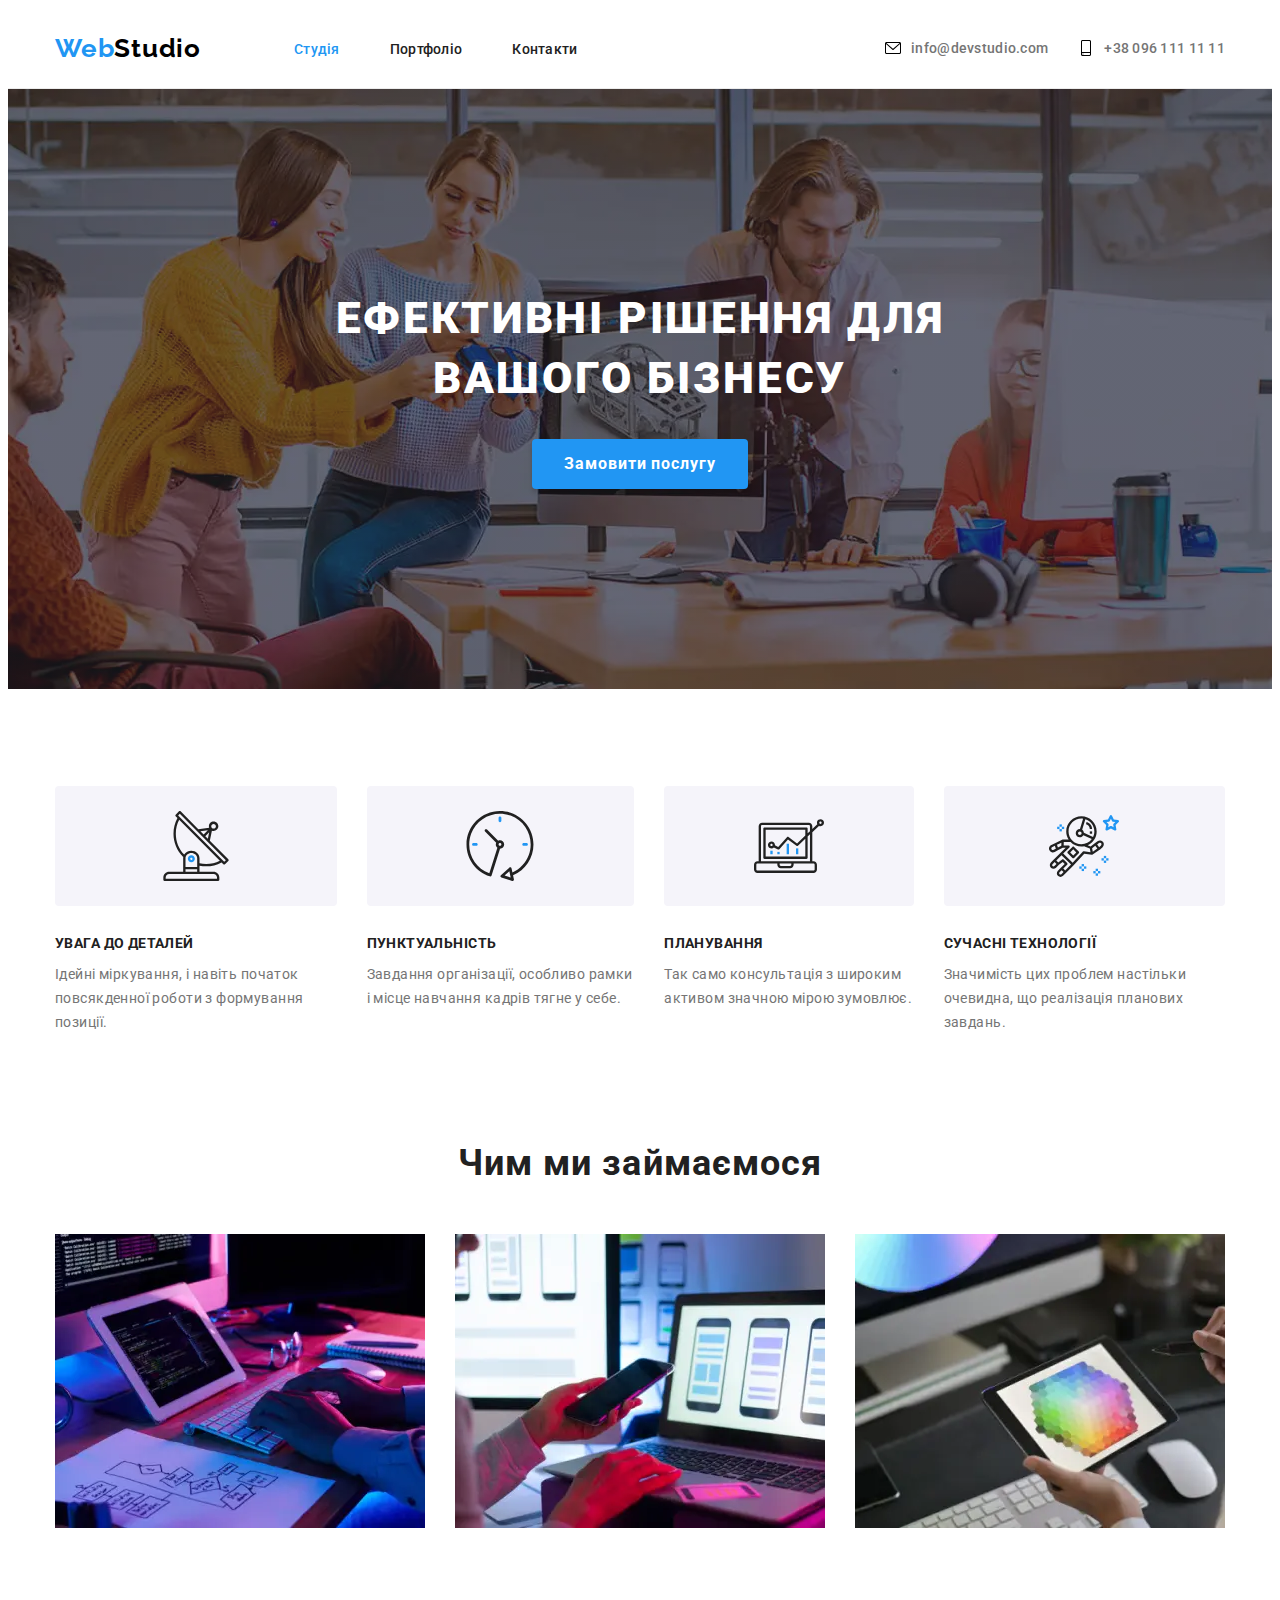
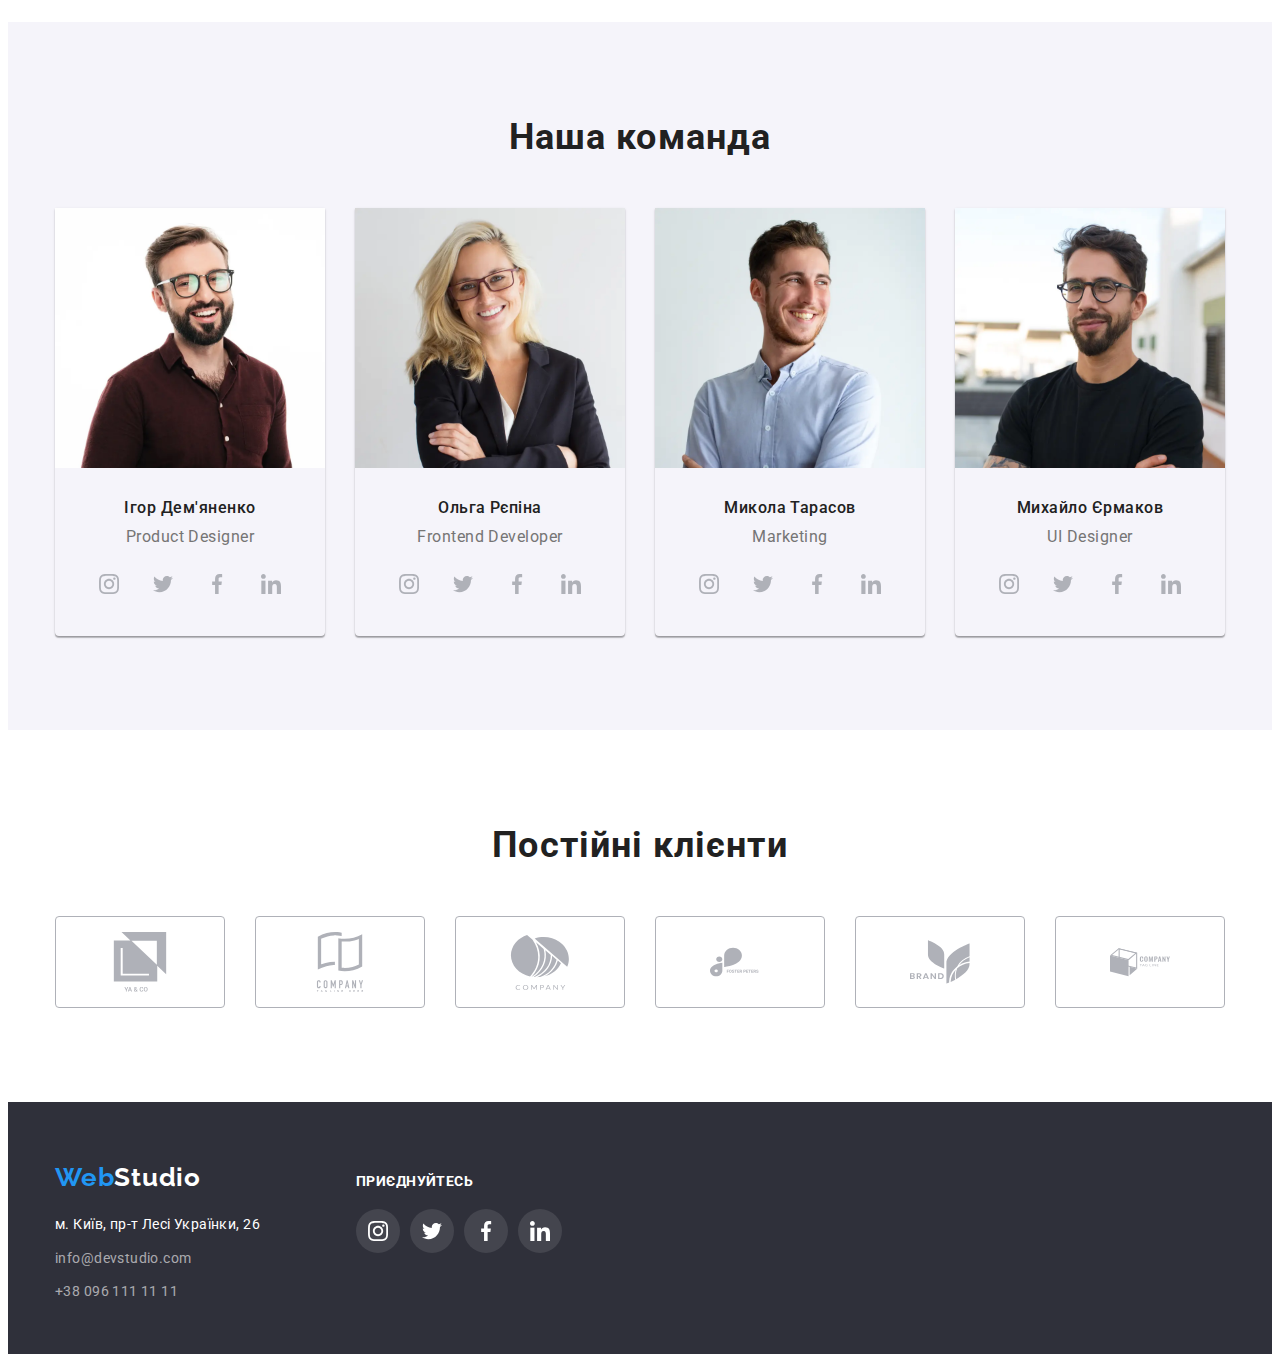
<file: index.html>
<!-- @format -->

<!DOCTYPE html>
<html lang="uk">
  <head>
    <meta charset="UTF-8" />
    <meta http-equiv="X-UA-Compatible" content="IE=edge" />
    <meta name="viewport" content="width=device-width, initial-scale=1.0" />
    <title lang="en">WebStudio</title>
    <link rel="preconnect" href="https://fonts.googleapis.com" />
    <link rel="preconnect" href="https://fonts.gstatic.com" crossorigin />
    <link
      href="https://fonts.googleapis.com/css2?family=Raleway:wght@700&family=Roboto:wght@400;500;700;900&display=swap"
      rel="stylesheet"
    />

    <link
      rel="stylesheet"
      href="https://cdnjs.cloudflare.com/ajax/libs/modern-normalize/1.1.0/modern-normalize.min.css"
      integrity="sha512-wpPYUAdjBVSE4KJnH1VR1HeZfpl1ub8YT/NKx4PuQ5NmX2tKuGu6U/JRp5y+Y8XG2tV+wKQpNHVUX03MfMFn9Q=="
      crossorigin="anonymous"
      referrerpolicy="no-referrer"
    />
    <link rel="stylesheet" href="css/styles.css" />
  </head>
  <body>
    <header class="header">
      <div class="container header-block">
        <nav class="header-nav">
          <h2 class="logo">
            <a class="logo-base" lang="en" href="./index.html">
              Web<span class="logo-part">Studio</span></a
            >
          </h2>
          <ul class="list nav-list">
            <li>
              <a class="link-nav current" href="./index.html">Студія</a>
            </li>
            <li>
              <a class="link-nav" href="./portfolio.html">Портфоліо</a>
            </li>
            <li><a class="link-nav" href="#">Контакти</a></li>
          </ul>
        </nav>

        <ul class="list header-adress">
          <li>
            <a class="top-adress" lang="en" href="mailto:info@devstudio.com">
              <svg class="icon" width="16" height="16">
                <use href="./images/icons.svg#icon-envelope"></use>
              </svg>
              info@devstudio.com</a
            >
          </li>
          <li>
            <a class="top-adress" href="tel:+380961111111">
              <svg
                class="icon"
                width="16
              "
                height="16"
              >
                <use href="./images/icons.svg#icon-smartphone"></use>
              </svg>
              +38 096 111 11 11</a
            >
          </li>
        </ul>
      </div>
    </header>

    <main class="main">
      <!--Герой-Hero-->

      <section class="hero img-overlay">
        <div class="container hero-block">
          <h1 class="hero-title">Ефективні рішення для вашого бізнесу</h1>
          <button class="hero-button" type="button">Замовити послугу</button>
        </div>
      </section>

      <!--Особливості-Feautures-->

      <section class="section features">
        <div class="container">
          <h2 class="visually-hidden">Особливості нашої роботи</h2>
          <ul class="list features-list">
            <li class="feuture-card">
              <div class="icon-box">
                <svg class="feuture-card-icon" width="70" height="70">
                  <use href="./images/icons.svg#icon-antenna"></use>
                </svg>
              </div>
              <h3 class="features-title">Увага до деталей</h3>
              <p class="lorem">
                Ідейні міркування, і навіть початок повсякденної роботи з
                формування позиції.
              </p>
            </li>
            <li class="feuture-card">
              <div class="icon-box">
                <svg class="feuture-card-icon" width="70" height="70">
                  <use href="./images/icons.svg#icon-clock"></use>
                </svg>
              </div>
              <h3 class="features-title">Пунктуальність</h3>
              <p class="lorem">
                Завдання організації, особливо рамки і місце навчання кадрів
                тягне у себе.
              </p>
            </li>
            <li class="feuture-card">
              <div class="icon-box">
                <svg class="feuture-card-icon" width="70" height="70">
                  <use href="./images/icons.svg#icon-diagram"></use>
                </svg>
              </div>
              <h3 class="features-title">Планування</h3>
              <p class="lorem">
                Так само консультація з широким активом значною мірою зумовлює.
              </p>
            </li>
            <li class="feuture-card">
              <div class="icon-box">
                <svg class="feuture-card-icon" width="70" height="70">
                  <use href="./images/icons.svg#icon-astronaut"></use>
                </svg>
              </div>
              <h3 class="features-title">Сучасні технології</h3>
              <p class="lorem">
                Значимість цих проблем настільки очевидна, що реалізація
                планових завдань.
              </p>
            </li>
          </ul>
        </div>
      </section>

      <!--Чим займаємось-What we do-->

      <section class="section what-we-do">
        <div class="container">
          <h2 class="what-we-do-title">Чим ми займаємося</h2>
          <ul class="list what-we-do-list">
            <li>
              <img
                src="./images/what-we-do-1.webp"
                alt="монік, клава, чєл кодить"
                width="370"
                height="294"
              />
            </li>
            <li>
              <img
                src="./images/what-we-do-2.webp"
                alt="дівчина з телефоном працює за ноутом"
                width="370"
                height="294"
              />
            </li>
            <li>
              <img
                src="./images/what-we-do-3.webp"
                alt="чиїсь руки малють на планшеті стилусом"
                width="370"
                height="294"
              />
            </li>
          </ul>
        </div>
      </section>

      <!--Команда-Teams-->

      <section class="section teams">
        <div class="container">
          <h2 class="teams-title">Наша команда</h2>
          <ul class="list teams-list">
            <li class="teams-card">
              <img
                src="./images/Product-Designer.webp"
                alt="бородатий хлопець в окулярах у червоній сорочці"
                width="270"
                height="260"
              />
              <h3 class="name">Ігор Дем'яненко</h3>
              <p class="position" lang="en">Product Designer</p>
              <ul class="list social">
                <li>
                  <a class="social-link" href="https://www.instagram.com"
                    ><svg width="20px" height="20px">
                      <use href="./images/icons.svg#icon-instagram"></use>
                    </svg>
                  </a>
                </li>
                <li>
                  <a class="social-link" href="https://twitter.com">
                    <svg width="20px" height="20px">
                      <use href="./images/icons.svg#icon-twitter"></use>
                    </svg>
                  </a>
                </li>
                <li>
                  <a class="social-link" href="https://www.facebook.com"
                    ><svg width="20px" height="20px">
                      <use href="./images/icons.svg#icon-facebook"></use>
                    </svg>
                  </a>
                </li>
                <li>
                  <a class="social-link" href="https://www.linkedin.com"
                    ><svg width="20px" height="20px">
                      <use href="./images/icons.svg#icon-linkedin"></use>
                    </svg>
                  </a>
                </li>
              </ul>
            </li>
            <li class="teams-card">
              <img
                src="./images/Frontend-Developer.webp"
                alt="блондинка з чарівною посмішкою в окулярах одягнута в білу блузу під темний піджак"
                width="270"
                height="260"
              />
              <h3 class="name">Ольга Рєпіна</h3>
              <p class="position" lang="en">Frontend Developer</p>
              <ul class="list social">
                <li>
                  <a class="social-link" href="https://www.instagram.com"
                    ><svg width="20px" height="20px">
                      <use href="./images/icons.svg#icon-instagram"></use>
                    </svg>
                  </a>
                </li>
                <li>
                  <a class="social-link" href="https://twitter.com"
                    ><svg width="20px" height="20px">
                      <use href="./images/icons.svg#icon-twitter"></use>
                    </svg>
                  </a>
                </li>
                <li>
                  <a class="social-link" href="https://www.facebook.com">
                    <svg width="20px" height="20px">
                      <use href="./images/icons.svg#icon-facebook"></use>
                    </svg>
                  </a>
                </li>
                <li>
                  <a class="social-link" href="https://www.linkedin.com"
                    ><svg width="20px" height="20px">
                      <use href="./images/icons.svg#icon-linkedin"></use>
                    </svg>
                  </a>
                </li>
              </ul>
            </li>
            <li class="teams-card">
              <img
                src="./images/Marketing.webp"
                alt="хлопець у білій сорочці"
                width="270"
                height="260"
              />
              <h3 class="name">Микола Тарасов</h3>
              <p class="position" lang="en">Marketing</p>
              <ul class="list social">
                <li>
                  <a class="social-link" href="https://www.instagram.com"
                    ><svg width="20px" height="20px">
                      <use href="./images/icons.svg#icon-instagram"></use>
                    </svg>
                  </a>
                </li>
                <li>
                  <a class="social-link" href="https://twitter.com"
                    ><svg width="20px" height="20px">
                      <use href="./images/icons.svg#icon-twitter"></use>
                    </svg>
                  </a>
                </li>
                <li>
                  <a class="social-link" href="https://www.facebook.com"
                    ><svg width="20px" height="20px">
                      <use href="./images/icons.svg#icon-facebook"></use>
                    </svg>
                  </a>
                </li>
                <li>
                  <a class="social-link" href="https://www.linkedin.com"
                    ><svg width="20px" height="20px">
                      <use href="./images/icons.svg#icon-linkedin"></use>
                    </svg>
                  </a>
                </li>
              </ul>
            </li>
            <li class="teams-card">
              <img
                src="./images/UI-Designer.webp"
                alt="хлопець з борідкою в окулярах та в чорній футболці"
                width="270"
                height="260"
              />
              <h3 class="name">Михайло Єрмаков</h3>
              <p class="position" lang="en">UI Designer</p>
              <ul class="list social">
                <li>
                  <a class="social-link" href="https://www.instagram.com"
                    ><svg width="20px" height="20px">
                      <use href="./images/icons.svg#icon-instagram"></use>
                    </svg>
                  </a>
                </li>
                <li>
                  <a class="social-link" href="https://twitter.com"
                    ><svg width="20px" height="20px">
                      <use href="./images/icons.svg#icon-twitter"></use>
                    </svg>
                  </a>
                </li>
                <li>
                  <a class="social-link" href="https://www.facebook.com"
                    ><svg width="20px" height="20px">
                      <use href="./images/icons.svg#icon-facebook"></use>
                    </svg>
                  </a>
                </li>
                <li>
                  <a class="social-link" href="https://www.linkedin.com"
                    ><svg width="20px" height="20px">
                      <use href="./images/icons.svg#icon-linkedin"></use>
                    </svg>
                  </a>
                </li>
              </ul>
            </li>
          </ul>
        </div>
      </section>
      <!--Постійні клієнти-Clients-->
      <section class="clients-section">
        <div class="container clients-block">
          <h2 class="clients-title">Постійні клієнти</h2>
          <ul class="list clients-list">
            <li>
              <a class="clients-icon" href="#">
                <svg width="106" height="60">
                  <use href="./images/icons.svg#icon-company1"></use>
                </svg>
              </a>
            </li>
            <li>
              <a class="clients-icon" href="#">
                <svg width="106" height="60">
                  <use href="./images/icons.svg#icon-company2"></use>
                </svg>
              </a>
            </li>
            <li>
              <a class="clients-icon" href="#">
                <svg width="106" height="60">
                  <use href="./images/icons.svg#icon-company3"></use>
                </svg>
              </a>
            </li>
            <li>
              <a class="clients-icon" href="#">
                <svg width="106" height="60">
                  <use href="./images/icons.svg#icon-company4"></use>
                </svg>
              </a>
            </li>
            <li>
              <a class="clients-icon" href="#">
                <svg width="106" height="60">
                  <use href="./images/icons.svg#icon-company5"></use>
                </svg>
              </a>
            </li>
            <li>
              <a class="clients-icon" href="#">
                <svg width="106" height="60">
                  <use href="./images/icons.svg#icon-company6"></use>
                </svg>
              </a>
            </li>
          </ul>
        </div>
      </section>
    </main>

    <!--Футер-Footer-->

    <footer class="footer">
      <div class="container footer-block">
        <div>
          <h2>
            <a class="logo-base" href="./index.html" lang="en"
              >Web<span class="logo-invert">Studio</span></a
            >
          </h2>
          <address>
            <ul class="list list-footer">
              <li>
                <a
                  class="map"
                  href="https://goo.gl/maps/CPtrU1FHBa2aNyZL9"
                  target="_blank"
                  rel="noopener noreferrer nofollow"
                  >м. Київ, пр-т Лесі Українки, 26
                </a>
              </li>
              <li>
                <a class="footer-adress" href="mailto:info@devstudio.com"
                  >info@devstudio.com</a
                >
              </li>
              <li>
                <a class="footer-adress" href="tel:+380961111111"
                  >+38 096 111 11 11</a
                >
              </li>
            </ul>
          </address>
        </div>
        <div class="footer-social">
          <p>Приєднуйтесь</p>
          <ul class="list social">
            <li>
              <a class="footer-social-link" href="https://www.instagram.com"
                ><svg width="20px" height="20px">
                  <use href="./images/icons.svg#icon-instagram"></use>
                </svg>
              </a>
            </li>
            <li>
              <a class="footer-social-link" href="https://twitter.com"
                ><svg width="20px" height="20px">
                  <use href="./images/icons.svg#icon-twitter"></use>
                </svg>
              </a>
            </li>
            <li>
              <a class="footer-social-link" href="https://www.facebook.com"
                ><svg width="20px" height="20px">
                  <use href="./images/icons.svg#icon-facebook"></use>
                </svg>
              </a>
            </li>
            <li>
              <a class="footer-social-link" href="https://www.linkedin.com"
                ><svg width="20px" height="20px">
                  <use href="./images/icons.svg#icon-linkedin"></use>
                </svg>
              </a>
            </li>
          </ul>
        </div>
      </div>
    </footer>
  </body>
</html>
</file>
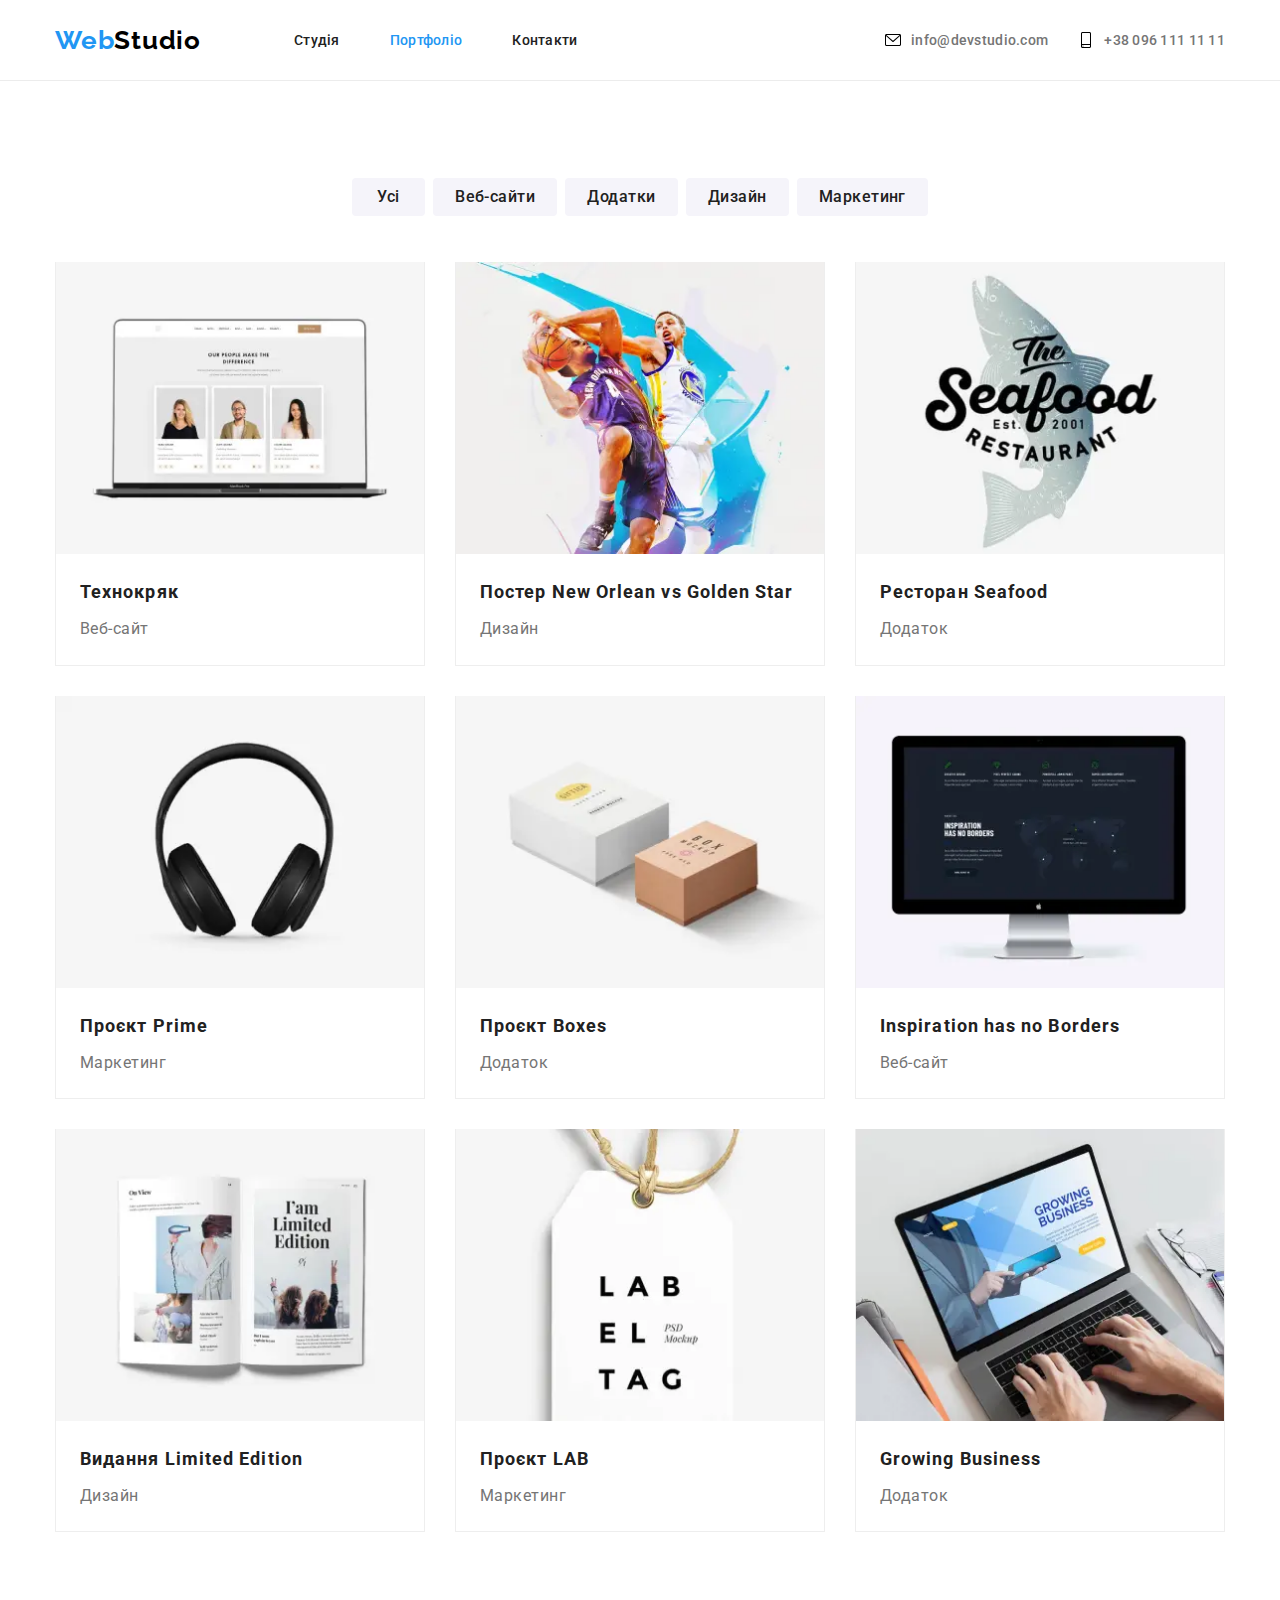
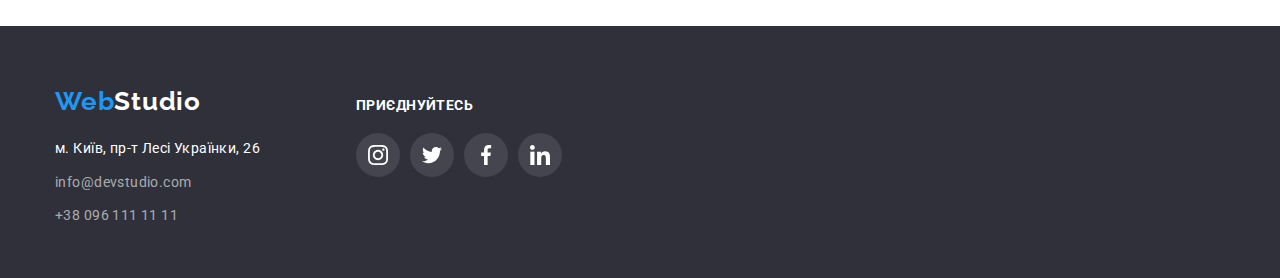
<file: portfolio.html>
<!-- @format -->

<!DOCTYPE html>
<html lang="uk">
  <head>
    <meta charset="UTF-8" />
    <meta http-equiv="X-UA-Compatible" content="IE=edge" />
    <meta name="viewport" content="width=device-width, initial-scale=1.0" />
    <title lang="en">Portfolio</title>
    <link rel="preconnect" href="https://fonts.googleapis.com" />
    <link rel="preconnect" href="https://fonts.gstatic.com" crossorigin />
    <link
      href="https://fonts.googleapis.com/css2?family=Raleway:wght@700&family=Roboto:wght@400;500;700;900&display=swap"
      rel="stylesheet"
    />
    <link
      rel="stylesheet"
      href="https://cdnjs.cloudflare.com/ajax/libs/modern-normalize/1.0.0/modern-normalize.min.css"
    />
    <link rel="stylesheet" href="css/styles.css" />
  </head>
  <body>
    <header class="header">
      <div class="container header-block">
        
          <nav class="header-nav">
          <h2 class="logo">
            <a class="logo-base" lang="en" href="./index.html">
              Web<span class="logo-part">Studio</span></a
            >
          </h2>
          <ul class="list nav-list">
            <li>
              <a class="link-nav " href="./index.html">Студія</a>
            </li>
            <li>
              <a class="link-nav current" href="./portfolio.html">Портфоліо</a>
            </li>
            <li><a class="link-nav" href="#">Контакти</a></li>
          </ul>
        </nav>
        
        
          <ul class="list header-adress">
          <li>
            <a class="top-adress" lang="en" href="mailto:info@devstudio.com">
              <svg class="icon" width="16" height="16">
                <use href="./images/icons.svg#icon-envelope"></use>
              </svg>
              info@devstudio.com</a
            >
          </li>
          <li>
            <a class="top-adress" href="tel:+380961111111">
              <svg class="icon" width="16
              " height="16">
                <use href="./images/icons.svg#icon-smartphone"></use>
              </svg>
              +38 096 111 11 11</a
            >
          </li>
        </ul>
        
      </div>
    </header>

    <main>
      <section class="section">
        <div class="container">
          <h1 class="visually-hidden">Портфоліо</h1>
          <ul class="list filters-list">
            <li>
              <button class="button-portfolio all-button" type="button">
                Усі
              </button>
            </li>
            <li>
              <button class="button-portfolio web-button" type="button">
                Веб-сайти
              </button>
            </li>
            <li>
              <button class="button-portfolio app-button" type="button">
                Додатки
              </button>
            </li>
            <li>
              <button class="button-portfolio design-button" type="button">
                Дизайн
              </button>
            </li>
            <li>
              <button class="button-portfolio marketing-button" type="button">
                Маркетинг
              </button>
            </li>
          </ul>
          <ul class="list projects-list">
            <li class="item">
              <img
                src="images/Technokryak.webp"
                alt="відкритий ноутбук із фото двох дівчат та хлопця"
                width="370"
                height="294"
              />
              <div class="projects-description">
                <h3 class="project-title">Технокряк</h3>
                <p class="project-subtitle">Веб-сайт</p>
              </div>
            </li>
            <li class="item">
              <img
                src="images/Poster New Orlean vs Golden Star.webp"
                alt="двоє хлопців грють у баскетбол"
                width="370"
                height="294"
              />
              <div class="projects-description">
                <h3 class="project-title" lang="en">
                  Постер New Orlean vs Golden Star
                </h3>
                <p class="project-subtitle">Дизайн</p>
              </div>
            </li>
            <li class="item">
              <img
                src="images/Seafood restaurant.webp"
                alt="емблема рибного ресторану"
                width="370"
                height="294"
              />
              <div class="projects-description">
                <h3 class="project-title" lang="en">Ресторан Seafood</h3>
                <p class="project-subtitle">Додаток</p>
              </div>
            </li>
            <li class="item">
              <img
                src="images/Prime Project.webp"
                alt="навушники"
                width="370"
                height="294"
              />
              <div class="projects-description">
                <h3 class="project-title" lang="en">Проєкт Prime</h3>
                <p class="project-subtitle">Маркетинг</p>
              </div>
            </li>
            <li class="item">
              <img
                src="images/Boxes project.webp"
                alt=" дві коробки"
                width="370"
                height="294"
              />
              <div class="projects-description">
                <h3 class="project-title" lang="en">Проєкт Boxes</h3>
                <p class="project-subtitle">Додаток</p>
              </div>
            </li>
            <li class="item">
              <img
                src="images/Inspiration has no Borders.webp"
                alt="дисплей"
                width="370"
                height="294"
              />
              <div class="projects-description">
                <h3 class="project-title" lang="en">
                  Inspiration has no Borders
                </h3>
                <p class="project-subtitle">Веб-сайт</p>
              </div>
            </li>
            <li class="item">
              <img
                src="images/EDITION Limited Edition.webp"
                alt="розгорнутий журнал"
                width="370"
                height="294"
              />
              <div class="projects-description">
                <h3 class="project-title" lang="en">Видання Limited Edition</h3>
                <p class="project-subtitle">Дизайн</p>
              </div>
            </li>
            <li class="item">
              <img
                src="images/Project LAB.webp"
                alt="емблема лаб"
                width="370"
                height="294"
              />
              <div class="projects-description">
                <h3 class="project-title" lang="en">Проєкт LAB</h3>
                <p class="project-subtitle">Маркетинг</p>
              </div>
            </li>
            <li class="item">
              <img
                src="images/Growing Business.webp"
                alt="працюють за ноутом"
                width="370"
                height="294"
              />
              <div class="projects-description">
                <h3 class="project-title" lang="en">Growing Business</h3>
                <p class="project-subtitle">Додаток</p>
              </div>
            </li>
          </ul>
        </div>
      </section>
    </main>

    <footer class="footer">
      <div class="container footer-block">
        <div>
          <h2>
          <a class="logo-base" href="./index.html" lang="en"
            >Web<span class="logo-invert">Studio</span></a
          >
        </h2>
        <address>
          <ul class="list list-footer">
            <li>
              <a
                class="map"
                href="https://goo.gl/maps/CPtrU1FHBa2aNyZL9"
                target="_blank"
                rel="noopener noreferrer nofollow"
                >м. Київ, пр-т Лесі Українки, 26
              </a>
            </li>
            <li>
              <a class="footer-adress" href="mailto:info@devstudio.com"
                >info@devstudio.com</a
              >
            </li>
            <li>
              <a class="footer-adress" href="tel:+380961111111"
                >+38 096 111 11 11</a
              >
            </li>
          </ul>
        </address>
        </div>
        <div class="footer-social">
          <p >Приєднуйтесь</p>
          <ul class="list social">
                <li>
                  <a class="footer-social-link" href="https://www.facebook.com"
                    ><svg width="20px" height="20px">
                      <use href="./images/icons.svg#icon-instagram"></use>
                    </svg>
                  </a>
                </li>
                <li>
                  <a class="footer-social-link" href=""><svg width="20px" height="20px">
                      <use href="./images/icons.svg#icon-twitter"></use>
                    </svg>
                  </a>
                </li>
                <li>
                  <a class="footer-social-link" href=""
                    ><svg width="20px" height="20px">
                      <use href="./images/icons.svg#icon-facebook"></use>
                    </svg>
                  </a>
                </li>
                <li>
                  <a class="footer-social-link" href=""
                    ><svg width="20px" height="20px">
                      <use href="./images/icons.svg#icon-linkedin"></use>
                    </svg>
                  </a>
                </li>
              </ul>
        </div>
      </div>
    </footer>
  </body>
</html>
</file>
<file: css/styles.css>
*,
*::before,
*::after {
    box-sizing: border-box;
}
/* Стили для обнуления верхних отступов у элементов */
h1,
h2,
h3,
h4,
h5,
h6,
p {
    margin-top: 0;
}

/* Класс для обнуления базовых свойств у списков (ul) */
.list {
    list-style: none;
    padding-left: 0;
    margin: 0;
}

/* Класс для обнуления базовых свойств у ссылок */
.link {
    text-decoration: none;
    color: inherit;
}

/* Свойства для корректного отображения картинок */
img {
    display: block;
    max-width: 100%;
    height: auto;
}

/* Свойства для обнуления курсива у address */
address {
    font-style: normal;
}

:root {
    --color-logo:#000000;
    --color-background:#FFFFFF;
    --color-textbase:#757575;
    --color-title:#212121;
    --color-hoover:#2196F3;
    --color-section:#2F303A;
    --color-button-background:#F5F4FA;
    --color-hero-background:#C4C4C4;
    --color-social-link:#AFB1B8;

}
body {
    background-color: var(--color-background);
    font-family: 'Roboto', sans-serif;
    font-style: normal;
    color:var(--color-textbase)
}
.container {
    width: 1200px;
    padding: 0 15px;
    margin-left: auto;
    margin-right: auto;}

.section {
    padding-top: 94px;
    padding-bottom: 94px;
}

.header {
    border-bottom: 1px solid #ECECEC;
     
}
.header-block {
    display: flex;
    align-items: center;
    height: 80px;
    }

.header-nav {
    display: flex;
}
.logo {
    display: flex;
    margin-bottom: 0px;
    align-items: center;
    margin-right: 93px;
    
}
.logo-base {
    text-decoration: none;
    font-family: 'Raleway';
    font-style: normal;
    font-weight: 700;
    font-size: 26px;
    line-height: 31px;
    letter-spacing: 0.03em;
    color: var(--color-hoover);
}
.logo-part {
color: var(--color-logo);
}
.link-nav {
    text-decoration: none;
    font-weight: 500;
    font-size: 14px;
    line-height: 16px;
    letter-spacing: 0.02em;
    color: var(--color-title);
}
.link-nav:hover, .link-nav:focus, .top-adress:hover, .top-adress:focus, .current {
    color: var(--color-hoover);
    fill: var(--color-hoover);
}

.nav-list {
    display: flex;
    align-items: center;
    gap: 50px;
    }
.header-adress {
    display: flex;
    align-items: center;
    margin-left: auto;
    gap: 30px;
}
.top-adress {
    display: flex;
    align-items: center;
    text-decoration: none;
    font-weight: 500;
    font-size: 14px;
    line-height: 16px;
    letter-spacing: 0.02em;
    color: var(--color-textbase);

      
}
.icon {
 
    margin-right: 10px;
}

    
    


    
/*Main*/

.hero {
    max-width: 1600px;
    height: 600px;
    padding-top: 200px;
    padding-bottom: 200px;
    margin: 0 auto 0 auto;
    background-color: var(--color-hero-background);
    
    }
.img-overlay {
    background-image: linear-gradient(to right, rgba(47, 48, 58, 0.4), 
    rgba(47, 48, 58, 0.4)),
    url(../images/hero-img.webp);
    background-repeat: no-repeat;
    background-position: center center;
    background-size: cover;
}
.hero-block {
    display: flex;
    align-items: center;
    flex-direction: column;
    justify-content: center;
    
    
}

.hero-title {
    width: 696px;
    font-weight: 900;
    font-size: 44px;
    line-height: 1.36;
    letter-spacing: 0.06em;
    text-transform: uppercase;
    color: var(--color-background);
    text-align: center;
    margin-bottom: 30px;
}
.hero-button {
    padding: 2px 2px;
    min-width: 216px;
    height: 50px;           
    background: var(--color-hoover);
    box-shadow: 0px 4px 4px rgba(0, 0, 0, 0.15);
    border-radius: 4px;
    font-family: 'Roboto';
    font-style: normal;
    font-weight: 700;
    font-size: 16px;
    line-height: 1.88;
    letter-spacing: 0.06em;
    color: var(--color-background);
    border: none;
    cursor: pointer;
    align-items: center;
    
      
}

.visually-hidden {
    width: 1px;
   height: 1px;
   margin: 1px;
   border: 0;
   padding: 0;
   white-space: nowrap;
   clip-path: inset(100%);
   clip: rect(0 0 0 0);
   overflow: hidden;
}

.features-list {
    display: flex;
    gap: 30px;
   
   
   }
.features-title {
        font-weight: 700;
        font-size: 14px;
        line-height: 1.14;
        letter-spacing: 0.03em;
        color: var(--color-title);
        text-transform: uppercase;
        margin-bottom: 10px;

}
.icon-box {
    height: 120px;
    display: flex;
    align-items: center;
    justify-content: center;
    background-color: var(--color-button-background);
    margin-bottom: 30px;
    border-radius: 4px;
}
.lorem {
        font-weight: 400;
        font-size: 14px;
        line-height: 1.72;
        letter-spacing: 0.03em;
}
/*icons on features card*/

.feuture-card {
    display: flex;
    flex-direction: column;
}

.what-we-do-title{
    font-weight: 700;
    font-size: 36px;
    line-height: 1.17;
    letter-spacing: 0.03em;
    color: var(--color-title);
    text-align: center;
    margin-bottom: 50px;
}
.what-we-do-list {
    display: flex;
    justify-content: space-between;
    }
.what-we-do {
    padding-top: 0px;
}
 
    /*Команда*/  
    
.teams {
        /*outline: 2px solid tomato;*/
        padding-top: 94px;
        padding-bottom: 94px;
        background-color: #F5F4FA;
    }
.teams-title {
        font-weight: 700;
        font-size: 36px;
        line-height: 1.17;
        letter-spacing: 0.03em;
        color: var(--color-title);
        text-align: center;
        margin-bottom: 50px;

}
.teams-list {
    display: flex;
    justify-content: space-between;

}
.name {
        font-weight: 500;
        font-size: 16px;
        line-height: 1.19;
        letter-spacing: 0.03em;
        color: var(--color-title);
        text-align: center;
        margin-top: 30px;
        margin-bottom: 10px;

}
.position {
        font-weight: 400;
        font-size: 16px;
        line-height: 1.19;
        letter-spacing: 0.03em;
        color: var(--color-textbase);
        text-align: center;
        
    
}
.teams-card {
    box-shadow: 0px 1px 3px rgba(0, 0, 0, 0.12), 0px 1px 1px rgba(0, 0, 0, 0.14), 0px 2px 1px rgba(0, 0, 0, 0.2);
    border-radius: 0px 0px 4px 4px;

}
.social {
    display: flex;
    margin: 16px 32px 30px 32px;
    justify-content: center;
    gap: 10px;
    
    }
.social-link {
    display: flex;
    align-items: center;
    justify-content: center;
    width: 44px;
    height: 44px;
    border-radius: 50%;
    fill: var(--color-social-link);   
    
}
.social-link:hover {
background-color: var(--color-hoover);
fill: var(--color-background);
}
/*Постійні клієнти-Clients*/
.clients-block {
    padding-top: 94px;
    padding-bottom: 94px;
}
.clients-title {
    font-weight: 700;
    font-size: 36px;
    line-height: 42px;
    text-align: center;
    letter-spacing: 0.03em;
    color: #212121;
    margin-bottom: 50px;
}
.clients-list {
    display: flex;
    align-items: center;
    justify-content: center;
    gap: 30px;
}
.clients-icon {
    display: flex;
    align-items: center;
    justify-content: center;
    width: 170px;
    height: 92px;
    border: 1px solid #AFB1B8;
    border-radius: 4px;
    fill: var(--color-social-link);
}
.clients-icon:hover {
    fill: var(--color-hoover);
    border: 1px solid var(--color-hoover);
    }

/*Футер*/
.footer {
    height: 252px;
    background: var(--color-section);
    padding-top: 60px;
    padding-bottom: 60px;
}
.logo-invert {
    color: var(--color-background);
}
.list-footer {
    display: flex;
    flex-direction: column;
    width: 231px;
    height: 81px;
    align-content: center;
    gap:9px;


}
.map {
    font-family: 'Roboto';
    font-style: normal;
    font-weight: 400;
    font-size: 14px;
    line-height: 1.71;
    letter-spacing: 0.03em;
    color:var(--color-background);
    text-decoration: none;
}
.map:hover {
    color: var(--color-hoover);
}
.map:focus {
    color: var(--color-hoover);
}



.footer-adress {
    display: block;
    font-family: 'Roboto';
    font-style: normal;
    font-weight: 400;
    font-size: 14px;
    line-height: 1.72;
    letter-spacing: 0.03em;
    color: rgba(255, 255, 255, 0.6);
    text-decoration: none;

}
.footer-adress:hover, .footer-adress:focus {
    color: var(--color-hoover);
}
.footer-block {
    display: flex;
    align-items: baseline;
        
}
.footer-social {
    display: flex;
    flex-direction: column;
    margin-left: 70px;  
    
    
}
.footer-social p {
    text-transform: uppercase;
    color: var(--color-background);
    margin-bottom: 20px;
    font-weight: 700;
    font-size: 14px;
    line-height: 16px;
    letter-spacing: 0.03em;
}
.footer-social-link {
    display: flex;
        align-items: center;
        justify-content: center;
        width: 44px;
        height: 44px;
        border-radius: 50%;
        fill: var(--color-background);
        background: rgba(255, 255, 255, 0.1);
}
.footer-social-link:hover {
    background-color: var(--color-hoover);
        
}
.footer-social .social {
    margin:0px
}

    /*Портфоліо*/

.filters-list {
    display: flex;
    justify-content: center;
    margin-bottom: 46px;
    justify-content: center;
    gap: 8px;
    
}

.button-portfolio{
    min-width: 73px;
    padding: 6px 22px;
    font-family: 'Roboto';
    font-style: normal;
    font-weight: 500;
    font-size: 16px;
    line-height: 1.63;
    letter-spacing: 0.03em;
    color: var(--color-title);
    background: var(--color-button-background);
    border-radius: 4px;
    border: 0em;
    cursor: pointer;
   }
.button-portfolio:hover, .button-portfolio:focus {
    color: var(--color-background);
    background: var(--color-hoover);
    box-shadow: 0px 3px 1px rgba(0, 0, 0, 0.1), 0px 1px 2px rgba(0, 0, 0, 0.08), 0px 2px 2px rgba(0, 0, 0, 0.12);

   }
   

.projects-list {
   display: flex;
   flex-wrap: wrap;
   gap: 30px;

}
.item {
    flex-basis: calc((100% - 60px) / 3);
    border-bottom: 1px solid #EEEEEE;
    border-left: 1px solid #EEEEEE;
    border-right: 1px solid #EEEEEE;
}
.item:hover, .item:focus {
    box-shadow: 0px 1px 1px rgba(0, 0, 0, 0.12), 0px 4px 4px rgba(0, 0, 0, 0.06), 1px 4px 6px rgba(0, 0, 0, 0.16);
}
.project-title {
    font-weight: 700;
        font-size: 18px;
        line-height: 2;
        letter-spacing: 0.06em;
        color:var(--color-title);
        margin-bottom: 4px;
        
    }
.project-subtitle {
        font-weight: 400;
        font-size: 16px;
        line-height: 1.88;
        letter-spacing: 0.03em;
        color:var(--color-textbase);
        
}
.projects-description{
margin: 20px 24px;
}
</file>
